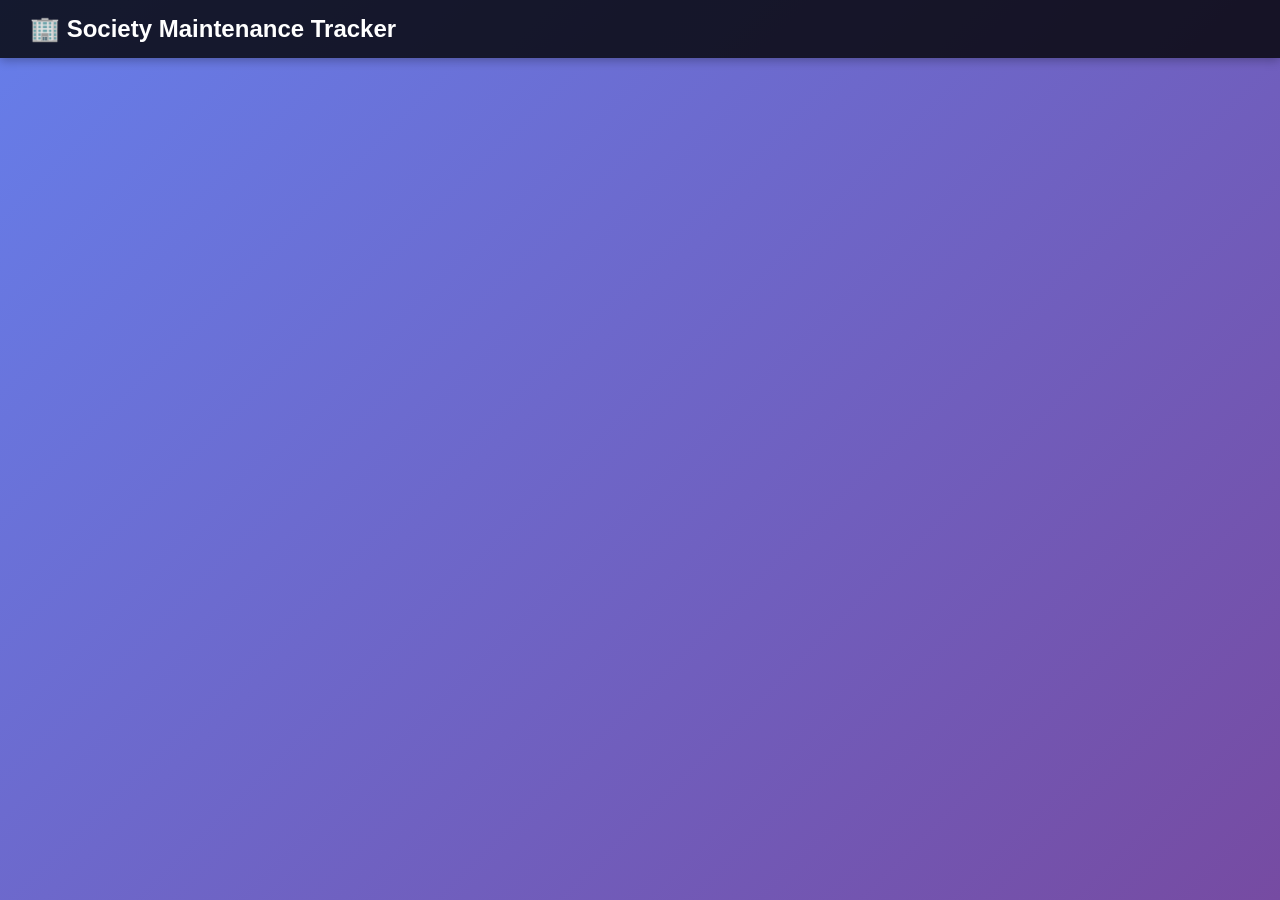
<file: frontend/index.html>
<!DOCTYPE html>
<html lang="en">

<head>
    <meta charset="UTF-8" />
    <meta name="viewport" content="width=device-width, initial-scale=1.0" />
    <title>Society Maintenance Tracker</title>
    <link rel="stylesheet" href="style.css" />
</head>

<body>
    <header>
        <h1>🏢 Society Maintenance Tracker</h1>
        <div class="header-right">
            <div class="user-info" id="user-info" style="display: none">
                <span id="user-name"></span> (<span id="user-role"></span>)
            </div>
            <button onclick="handleLogout()" id="logout-btn" style="display: none">
                Logout
            </button>
        </div>
    </header>

    <div class="container">
        <div id="login" data-page="login">
            <form class="auth-form" onsubmit="handleLogin(event)">
                <h2>Login</h2>
                <div class="form-group">
                    <label for="login-email">Email</label>
                    <input type="email" id="login-email" required placeholder="your@email.com" />
                </div>
                <div class="form-group">
                    <label for="login-password">Password</label>
                    <input type="password" id="login-password" required placeholder="Password123" />
                </div>
                <div class="auth-buttons">
                    <button type="submit">Login</button>
                    <button type="button" onclick="showPage('register')" style="background: #95a5a6">
                        Register
                    </button>
                </div>
            </form>
        </div>

        <div id="register" data-page="register">
            <form class="auth-form" onsubmit="handleRegister(event)">
                <h2>Register as Resident</h2>
                <div class="form-group">
                    <label for="reg-name">Full Name</label>
                    <input type="text" id="reg-name" required placeholder="John Doe" />
                </div>
                <div class="form-group">
                    <label for="reg-email">Email</label>
                    <input type="email" id="reg-email" required placeholder="your@email.com" />
                </div>
                <div class="form-group">
                    <label for="reg-password">Password</label>
                    <input type="password" id="reg-password" required
                        placeholder="Password123 (min 8 chars, 1 uppercase, 1 digit)" />
                </div>
                <div class="form-group">
                    <label for="reg-flat">Flat Number</label>
                    <input type="text" id="reg-flat" placeholder="A-101" />
                </div>
                <div class="form-group">
                    <label for="reg-phone">Phone</label>
                    <input type="tel" id="reg-phone" placeholder="9876543210" />
                </div>
                <div class="auth-buttons">
                    <button type="submit">Register</button>
                    <button type="button" onclick="showPage('login')" style="background: #95a5a6">
                        Back to Login
                    </button>
                </div>
            </form>
        </div>

        <div id="resident-home" data-page="resident-home" class="resident-page">
            <div class="nav-tabs">
                <button class="nav-tab active" onclick="showTab('resident', 'complaints')">
                    My Complaints
                </button>
                <button class="nav-tab" onclick="showTab('resident', 'new-complaint')">
                    New Complaint
                </button>
                <button class="nav-tab" onclick="showTab('resident', 'notices')">
                    Notice Board
                </button>
            </div>

            <div id="resident-complaints-tab" class="tab-content">
                <div id="resident-complaints"></div>
            </div>

            <div id="resident-new-complaint-tab" class="tab-content" style="display: none">
                <form id="complaint-form" onsubmit="handleCreateComplaint(event)">
                    <h3>Create a New Complaint</h3>
                    <div class="form-group">
                        <label for="complaint-category">Category</label>
                        <select id="complaint-category" required>
                            <option value="">Select a category</option>
                            <option value="plumbing">Plumbing</option>
                            <option value="electrical">Electrical</option>
                            <option value="structural">Structural</option>
                            <option value="cleanliness">Cleanliness</option>
                            <option value="noise">Noise</option>
                            <option value="parking">Parking</option>
                            <option value="common_area">Common Area</option>
                            <option value="other">Other</option>
                        </select>
                    </div>
                    <div class="form-group">
                        <label for="complaint-description">Description</label>
                        <textarea id="complaint-description" required
                            placeholder="Describe the issue in detail..."></textarea>
                    </div>
                    <div class="form-group">
                        <label for="complaint-photo">Photo (Optional)</label>
                        <input type="file" id="complaint-photo" accept="image/*" />
                    </div>
                    <button type="submit">Submit Complaint</button>
                </form>
            </div>

            <div id="resident-notices-tab" class="tab-content" style="display: none">
                <h3>Notice Board</h3>
                <div id="notice-board"></div>
            </div>
        </div>

        <div id="admin-dashboard" data-page="admin-dashboard" class="admin-page">
            <div class="nav-tabs">
                <button class="nav-tab active" onclick="showTab('admin', 'dashboard')">
                    Dashboard
                </button>
                <button class="nav-tab" onclick="showTab('admin', 'complaints')">
                    All Complaints
                </button>
                <button class="nav-tab" onclick="showTab('admin', 'notices')">
                    Manage Notices
                </button>
            </div>

            <div id="admin-dashboard-tab" class="tab-content">
                <div id="admin-dashboard-stats"></div>
                <h3>Complaints by Category</h3>
                <div id="category-breakdown"></div>
            </div>

            <div id="admin-complaints-tab" class="tab-content" style="display: none">
                <div class="filter-section">
                    <select id="filter-category">
                        <option value="">All Categories</option>
                        <option value="plumbing">Plumbing</option>
                        <option value="electrical">Electrical</option>
                        <option value="structural">Structural</option>
                        <option value="cleanliness">Cleanliness</option>
                        <option value="noise">Noise</option>
                        <option value="parking">Parking</option>
                        <option value="common_area">Common Area</option>
                    </select>
                    <select id="filter-status">
                        <option value="">All Status</option>
                        <option value="open">Open</option>
                        <option value="in_progress">In Progress</option>
                        <option value="resolved">Resolved</option>
                    </select>
                    <select id="filter-priority">
                        <option value="">All Priorities</option>
                        <option value="low">Low</option>
                        <option value="medium">Medium</option>
                        <option value="high">High</option>
                    </select>
                    <button onclick="loadAllComplaints()">Filter</button>
                </div>

                <table>
                    <thead>
                        <tr>
                            <th>Complaint ID</th>
                            <th>Category</th>
                            <th>Resident</th>
                            <th>Status</th>
                            <th>Priority</th>
                            <th>Alert</th>
                        </tr>
                    </thead>
                    <tbody id="admin-complaints-list"></tbody>
                </table>

                <div id="complaint-details"></div>

                <div class="update-form">
                    <h3>Update Complaint</h3>
                    <input type="hidden" id="selected-complaint-id" />
                    <form onsubmit="handleUpdateComplaint(event)">
                        <div class="form-row">
                            <div class="form-group">
                                <label for="complaint-update-status">Status</label>
                                <select id="complaint-update-status" required>
                                    <option value="open">Open</option>
                                    <option value="in_progress">In Progress</option>
                                    <option value="resolved">Resolved</option>
                                </select>
                            </div>
                            <div class="form-group">
                                <label for="complaint-update-priority">Priority</label>
                                <select id="complaint-update-priority" required>
                                    <option value="low">Low</option>
                                    <option value="medium">Medium</option>
                                    <option value="high">High</option>
                                </select>
                            </div>
                        </div>
                        <div class="form-group">
                            <label for="complaint-update-note">Note (Optional)</label>
                            <textarea id="complaint-update-note"
                                placeholder="Add a note about this update..."></textarea>
                        </div>
                        <button type="submit">Update Complaint</button>
                    </form>
                </div>
            </div>

            <div id="admin-notices-tab" class="tab-content" style="display: none">
                <form id="notice-form" onsubmit="handleCreateNotice(event)">
                    <h3>Create New Notice</h3>
                    <div class="form-group">
                        <label for="notice-title">Title</label>
                        <input type="text" id="notice-title" required placeholder="Notice title..." />
                    </div>
                    <div class="form-group">
                        <label for="notice-content">Content</label>
                        <textarea id="notice-content" required placeholder="Notice content..."></textarea>
                    </div>
                    <div class="checkbox-group">
                        <input type="checkbox" id="notice-important" />
                        <label for="notice-important" style="margin: 0">
                            Mark as Important
                        </label>
                    </div>
                    <button type="submit">Post Notice</button>
                </form>

                <h3>All Notices</h3>
                <table>
                    <thead>
                        <tr>
                            <th>Title</th>
                            <th>Important</th>
                            <th>Date</th>
                            <th>Action</th>
                        </tr>
                    </thead>
                    <tbody id="admin-notices-list"></tbody>
                </table>
            </div>
        </div>
    </div>

    <div id="complaint-details-modal" class="modal">
        <div class="modal-content">
            <div class="modal-header">
                <h2>Complaint Details</h2>
                <span class="close" onclick="closeModal('complaint-details-modal')">&times;</span>
            </div>
            <div id="complaint-details-content"></div>
        </div>
    </div>

    <script>
        function showTab(role, tab) {
            const prefix = role === "admin" ? "admin" : "resident";
            document.querySelectorAll(`#${prefix}-home [class*="-tab"]`).forEach((t) => {
                t.style.display = "none";
            });
            document
                .querySelectorAll(`.nav-tab`)
                .forEach((btn) => btn.classList.remove("active"));
            document.getElementById(`${prefix}-${tab}-tab`).style.display = "block";
            event.target.classList.add("active");
        }

        document.addEventListener("DOMContentLoaded", function () {
            if (authToken && currentUser) {
                document.getElementById("user-info").style.display = "block";
                document.getElementById("user-name").textContent = currentUser.name;
                document.getElementById("user-role").textContent = currentUser.role;
                document.getElementById("logout-btn").style.display = "block";
                showPage(currentUser.role === "admin" ? "admin-dashboard" : "resident-home");
            } else {
                showPage("login");
            }
        });
    </script>
    <script src="app.js"></script>
</body>

</html>
</file>
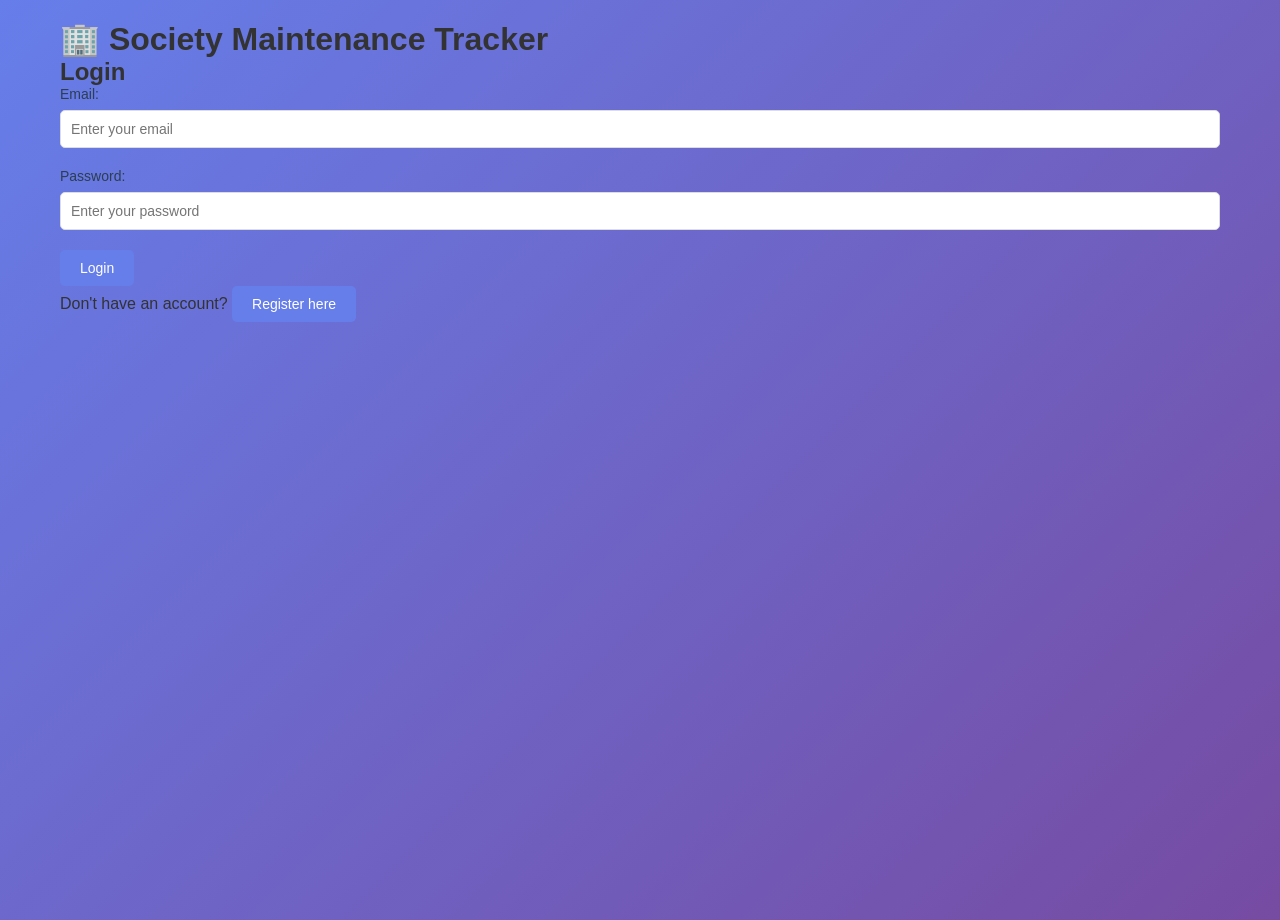
<file: frontend/complaint.html>
<!DOCTYPE html>
<html lang="en">

<head>
    <meta charset="UTF-8">
    <meta name="viewport" content="width=device-width, initial-scale=1.0">
    <title>SMT - Login</title>
    <link rel="stylesheet" href="style.css">
</head>

<body>
    <div class="container" data-page="login">
        <div class="auth-card">
            <h1>🏢 Society Maintenance Tracker</h1>
            <h2>Login</h2>

            <form id="loginForm">
                <div class="form-group">
                    <label for="loginEmail">Email:</label>
                    <input type="email" id="loginEmail" placeholder="Enter your email" required>
                </div>

                <div class="form-group">
                    <label for="loginPassword">Password:</label>
                    <input type="password" id="loginPassword" placeholder="Enter your password" required>
                </div>

                <button type="button" id="loginBtn" class="btn btn-primary full-width">Login</button>
            </form>

            <p class="text-center">Don't have an account?
                <button id="goToRegisterBtn" class="link-btn">Register here</button>
            </p>
        </div>
    </div>

    <script src="app.js"></script>
</body>

</html>
</file>
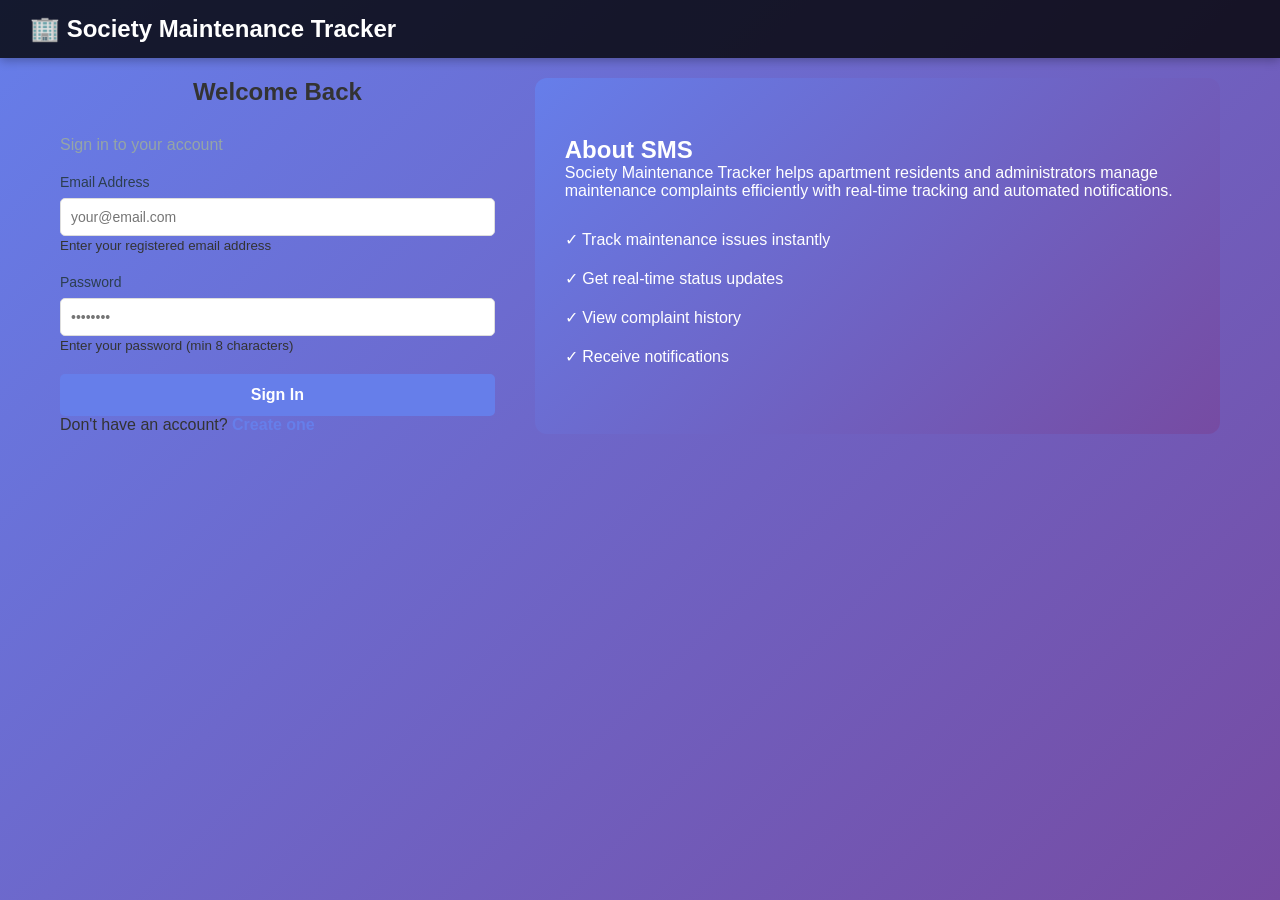
<file: frontend/login.html>
<!DOCTYPE html>
<html lang="en">

<head>
    <meta charset="UTF-8" />
    <meta name="viewport" content="width=device-width, initial-scale=1.0" />
    <title>Login - Society Maintenance Tracker</title>
    <link rel="stylesheet" href="style.css" />
</head>

<body>
    <header>
        <h1>🏢 Society Maintenance Tracker</h1>
    </header>

    <div class="container">
        <div class="login-wrapper">
            <form class="auth-form" onsubmit="handleLogin(event)">
                <h2>Welcome Back</h2>
                <p class="auth-subtitle">Sign in to your account</p>

                <div class="form-group">
                    <label for="login-email">Email Address</label>
                    <input type="email" id="login-email" required placeholder="your@email.com" />
                    <small class="form-help">Enter your registered email address</small>
                </div>

                <div class="form-group">
                    <label for="login-password">Password</label>
                    <input type="password" id="login-password" required placeholder="••••••••" />
                    <small class="form-help">Enter your password (min 8 characters)</small>
                </div>

                <div id="login-error" class="error-message" style="display: none;"></div>

                <div class="auth-buttons">
                    <button type="submit" class="btn-primary">Sign In</button>
                </div>

                <div class="auth-footer">
                    <p>Don't have an account? <a href="register.html"
                            style="color: #667eea; text-decoration: none; font-weight: bold;">Create one</a></p>
                </div>
            </form>

            <div class="auth-info">
                <h3>About SMS</h3>
                <p>Society Maintenance Tracker helps apartment residents and administrators manage maintenance
                    complaints efficiently with real-time tracking and automated notifications.</p>
                <ul>
                    <li>✓ Track maintenance issues instantly</li>
                    <li>✓ Get real-time status updates</li>
                    <li>✓ View complaint history</li>
                    <li>✓ Receive notifications</li>
                </ul>
            </div>
        </div>
    </div>

    <script src="app.js"></script>
    <script>
        window.addEventListener('load', function () {
            const token = localStorage.getItem('authToken');
            if (token) {
                window.location.href = 'resident.html';
            }
        });
    </script>
</body>

</html>
</file>
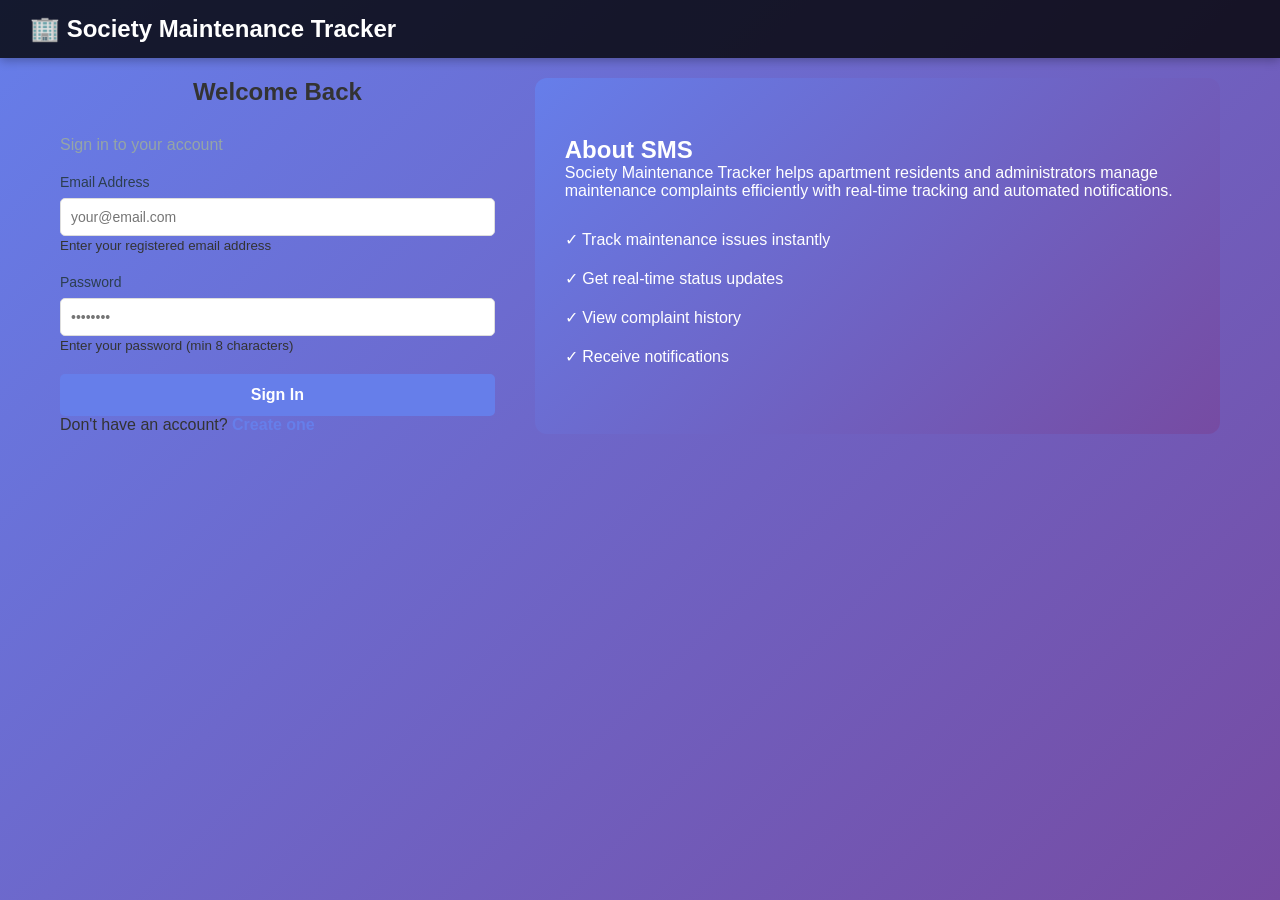
<file: frontend/notices.html>
<!DOCTYPE html>
<html lang="en">

<head>
    <meta charset="UTF-8" />
    <meta name="viewport" content="width=device-width, initial-scale=1.0" />
    <title>Notices - Society Maintenance Tracker</title>
    <link rel="stylesheet" href="style.css" />
</head>

<body>
    <header>
        <h1>🏢 Society Maintenance Tracker</h1>
        <div class="header-right">
            <div class="user-info" id="user-info">
                <span id="user-name"></span> (<span id="user-role"></span>)
            </div>
            <button onclick="handleLogout()" class="btn-logout">Logout</button>
        </div>
    </header>

    <div class="container">
        <div class="back-link">
            <a href="resident.html" onclick="window.history.back(); return false;">← Back to Dashboard</a>
        </div>

        <div class="notices-page">
            <div class="section-header">
                <h2>📢 Notice Board</h2>
                <p class="section-subtitle">Stay updated with society announcements</p>
            </div>

            <div id="notices-filter" class="filter-bar">
                <button class="filter-btn active" onclick="filterNotices('all')">All Notices</button>
                <button class="filter-btn" onclick="filterNotices('important')">⭐ Important</button>
            </div>

            <div id="notices-container" class="notices-full-grid">
                <p class="loading">Loading notices...</p>
            </div>
        </div>

        <div id="admin-notices-section" style="display:none" class="admin-section">
            <hr style="margin: 40px 0;">
            <h2>📝 Manage Notices (Admin Only)</h2>

            <form class="notice-form-full" onsubmit="handleCreateNoticeDetail(event)">
                <div class="form-group">
                    <label for="notice-title-detail">Notice Title *</label>
                    <input type="text" id="notice-title-detail" required
                        placeholder="e.g., Water Supply Maintenance..." />
                </div>

                <div class="form-group">
                    <label for="notice-content-detail">Notice Content *</label>
                    <textarea id="notice-content-detail" required placeholder="Enter detailed notice information..."
                        rows="6"></textarea>
                </div>

                <div class="form-group">
                    <label class="checkbox-label">
                        <input type="checkbox" id="notice-important-detail" />
                        <span>Mark as Important</span>
                        <small>Checking this will send email notifications to all residents</small>
                    </label>
                </div>

                <div id="notice-error" class="error-message" style="display:none;"></div>
                <div id="notice-success" class="success-message" style="display:none;"></div>

                <button type="submit" class="btn-primary">Post Notice</button>
            </form>

            <div class="admin-notices-management">
                <h3>All Posted Notices</h3>
                <div id="admin-notices-container" class="admin-notices-list">
                    <p class="loading">Loading notices...</p>
                </div>
            </div>
        </div>
    </div>

    <div id="notice-detail-modal" class="modal" style="display:none">
        <div class="modal-content modal-large">
            <div class="modal-header">
                <h2 id="modal-notice-title">Notice Details</h2>
                <button type="button" class="close-modal" onclick="closeNoticeModal()">&times;</button>
            </div>
            <div class="modal-body">
                <div id="modal-notice-content"></div>
                <div id="modal-notice-meta" class="notice-meta"></div>
            </div>
        </div>
    </div>

    <div id="edit-notice-modal" class="modal" style="display:none">
        <div class="modal-content">
            <div class="modal-header">
                <h2>Edit Notice</h2>
                <button type="button" class="close-modal" onclick="closeEditNoticeModal()">&times;</button>
            </div>
            <div class="modal-body">
                <form onsubmit="submitEditNotice(event)">
                    <div class="form-group">
                        <label for="edit-notice-title">Title *</label>
                        <input type="text" id="edit-notice-title" required />
                    </div>

                    <div class="form-group">
                        <label for="edit-notice-content">Content *</label>
                        <textarea id="edit-notice-content" required rows="5"></textarea>
                    </div>

                    <div class="form-group">
                        <label class="checkbox-label">
                            <input type="checkbox" id="edit-notice-important" />
                            <span>Mark as Important</span>
                        </label>
                    </div>

                    <div class="form-buttons">
                        <button type="submit" class="btn-primary">Save Changes</button>
                        <button type="button" onclick="closeEditNoticeModal()" class="btn-secondary">Cancel</button>
                    </div>
                </form>
            </div>
        </div>
    </div>

    <script src="app.js"></script>
    <script>
        let currentNoticeId = null;
        let allNotices = [];
        let currentFilter = 'all';

        window.addEventListener('load', function () {
            const token = localStorage.getItem('authToken');
            const currentUser = localStorage.getItem('currentUser');

            if (!token || !currentUser) {
                window.location.href = 'login.html';
                return;
            }

            const user = JSON.parse(currentUser);
            document.getElementById('user-name').textContent = user.email || 'User';
            document.getElementById('user-role').textContent = user.role || 'resident';

            if (user.role === 'admin') {
                document.getElementById('admin-notices-section').style.display = 'block';
                loadAdminNotices();
            }

            loadPublicNotices();
        });

        async function loadPublicNotices() {
            try {
                const response = await apiCall('/api/notices/', 'GET');
                allNotices = response;
                displayNotices(allNotices);
            } catch (error) {
                console.error('Error loading notices:', error);
                document.getElementById('notices-container').innerHTML = '<p class="error">Error loading notices</p>';
            }
        }

        async function loadAdminNotices() {
            try {
                const response = await apiCall('/api/notices/', 'GET');
                displayAdminNotices(response);
            } catch (error) {
                console.error('Error loading admin notices:', error);
                document.getElementById('admin-notices-container').innerHTML = '<p class="error">Error loading notices</p>';
            }
        }

        function displayNotices(notices) {
            if (notices.length === 0) {
                document.getElementById('notices-container').innerHTML = '<p class="no-data">No notices available</p>';
                return;
            }

            const html = notices.map(notice => `
                <div class="notice-card ${notice.is_important ? 'important' : ''}">
                    ${notice.is_important ? '<div class="important-badge">⭐ IMPORTANT</div>' : ''}
                    <div class="notice-header">
                        <h3>${notice.title}</h3>
                        <div class="notice-date">${new Date(notice.created_at).toLocaleDateString()}</div>
                    </div>
                    <div class="notice-body">
                        <p>${notice.content.substring(0, 200)}${notice.content.length > 200 ? '...' : ''}</p>
                    </div>
                    <div class="notice-footer">
                        <button class="btn-secondary" onclick="viewNotice(${notice.id}, '${notice.title.replace(/'/g, "\\'")}', '${notice.content.replace(/'/g, "\\'")}')" style="width: 100%;">
                            Read More
                        </button>
                    </div>
                </div>
            `).join('');

            document.getElementById('notices-container').innerHTML = html;
        }

        function displayAdminNotices(notices) {
            if (notices.length === 0) {
                document.getElementById('admin-notices-container').innerHTML = '<p class="no-data">No notices posted yet</p>';
                return;
            }

            const html = notices.map(notice => `
                <div class="admin-notice-item">
                    <div class="admin-notice-info">
                        <h4>${notice.title}${notice.is_important ? ' <span class="badge">IMPORTANT</span>' : ''}</h4>
                        <p>${notice.content.substring(0, 100)}...</p>
                        <small>${new Date(notice.created_at).toLocaleDateString()}</small>
                    </div>
                    <div class="admin-notice-actions">
                        <button class="btn-secondary" onclick="editNotice(${notice.id}, '${notice.title.replace(/'/g, "\\'")}', '${notice.content.replace(/'/g, "\\'")}', ${notice.is_important})">Edit</button>
                        <button class="btn-danger" onclick="deleteNotice(${notice.id})">Delete</button>
                    </div>
                </div>
            `).join('');

            document.getElementById('admin-notices-container').innerHTML = html;
        }

        function filterNotices(filter) {
            currentFilter = filter;

            document.querySelectorAll('.filter-btn').forEach(btn => {
                btn.classList.remove('active');
            });
            event.target.classList.add('active');

            if (filter === 'important') {
                displayNotices(allNotices.filter(n => n.is_important));
            } else {
                displayNotices(allNotices);
            }
        }

        function viewNotice(id, title, content) {
            document.getElementById('modal-notice-title').textContent = title;
            document.getElementById('modal-notice-content').textContent = content;
            document.getElementById('notice-detail-modal').style.display = 'flex';
        }

        function closeNoticeModal() {
            document.getElementById('notice-detail-modal').style.display = 'none';
        }

        async function handleCreateNoticeDetail(event) {
            event.preventDefault();

            const title = document.getElementById('notice-title-detail').value;
            const content = document.getElementById('notice-content-detail').value;
            const isImportant = document.getElementById('notice-important-detail').checked;

            try {
                await apiCall('/api/notices/', 'POST', {
                    title,
                    content,
                    is_important: isImportant
                });

                document.getElementById('notice-success').textContent = 'Notice posted successfully!';
                document.getElementById('notice-success').style.display = 'block';

                setTimeout(() => {
                    document.getElementById('notice-success').style.display = 'none';
                }, 3000);

                event.target.reset();
                loadPublicNotices();
                loadAdminNotices();
            } catch (error) {
                document.getElementById('notice-error').textContent = 'Error posting notice: ' + error.message;
                document.getElementById('notice-error').style.display = 'block';
            }
        }

        function editNotice(id, title, content, isImportant) {
            currentNoticeId = id;
            document.getElementById('edit-notice-title').value = title;
            document.getElementById('edit-notice-content').value = content;
            document.getElementById('edit-notice-important').checked = isImportant;
            document.getElementById('edit-notice-modal').style.display = 'flex';
        }

        function closeEditNoticeModal() {
            document.getElementById('edit-notice-modal').style.display = 'none';
        }

        async function submitEditNotice(event) {
            event.preventDefault();

            const title = document.getElementById('edit-notice-title').value;
            const content = document.getElementById('edit-notice-content').value;
            const isImportant = document.getElementById('edit-notice-important').checked;

            try {
                await apiCall(`/api/notices/${currentNoticeId}`, 'PUT', {
                    title,
                    content,
                    is_important: isImportant
                });

                alert('Notice updated successfully!');
                closeEditNoticeModal();
                loadPublicNotices();
                loadAdminNotices();
            } catch (error) {
                alert('Error updating notice: ' + error.message);
            }
        }

        async function deleteNotice(id) {
            if (confirm('Are you sure you want to delete this notice?')) {
                try {
                    await apiCall(`/api/notices/${id}`, 'DELETE');
                    alert('Notice deleted successfully!');
                    loadPublicNotices();
                    loadAdminNotices();
                } catch (error) {
                    alert('Error deleting notice: ' + error.message);
                }
            }
        }
    </script>
</body>

</html>
</file>
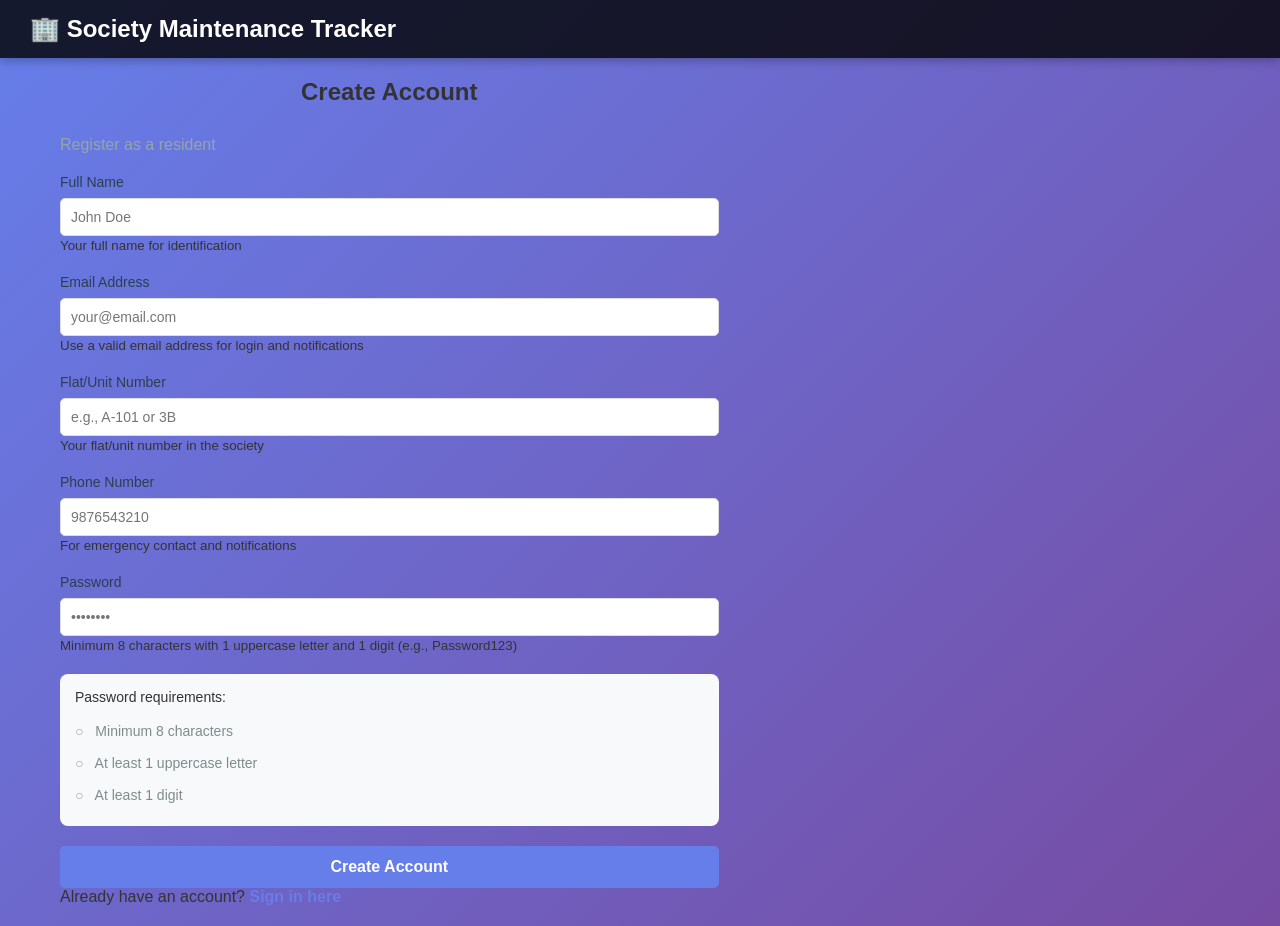
<file: frontend/register.html>
<!DOCTYPE html>
<html lang="en">

<head>
    <meta charset="UTF-8" />
    <meta name="viewport" content="width=device-width, initial-scale=1.0" />
    <title>Register - Society Maintenance Tracker</title>
    <link rel="stylesheet" href="style.css" />
</head>

<body>
    <header>
        <h1>🏢 Society Maintenance Tracker</h1>
    </header>

    <div class="container">
        <div class="register-wrapper">
            <form class="auth-form" onsubmit="handleRegister(event)">
                <h2>Create Account</h2>
                <p class="auth-subtitle">Register as a resident</p>

                <div class="form-group">
                    <label for="reg-name">Full Name</label>
                    <input type="text" id="reg-name" required placeholder="John Doe" />
                    <small class="form-help">Your full name for identification</small>
                </div>

                <div class="form-group">
                    <label for="reg-email">Email Address</label>
                    <input type="email" id="reg-email" required placeholder="your@email.com" />
                    <small class="form-help">Use a valid email address for login and notifications</small>
                </div>

                <div class="form-group">
                    <label for="reg-flat">Flat/Unit Number</label>
                    <input type="text" id="reg-flat" placeholder="e.g., A-101 or 3B" />
                    <small class="form-help">Your flat/unit number in the society</small>
                </div>

                <div class="form-group">
                    <label for="reg-phone">Phone Number</label>
                    <input type="tel" id="reg-phone" placeholder="9876543210" />
                    <small class="form-help">For emergency contact and notifications</small>
                </div>

                <div class="form-group">
                    <label for="reg-password">Password</label>
                    <input type="password" id="reg-password" required placeholder="••••••••" />
                    <small class="form-help">
                        Minimum 8 characters with 1 uppercase letter and 1 digit (e.g., Password123)
                    </small>
                </div>

                <div class="password-requirements">
                    <p>Password requirements:</p>
                    <ul>
                        <li id="req-length"><span class="req-icon">○</span> Minimum 8 characters</li>
                        <li id="req-upper"><span class="req-icon">○</span> At least 1 uppercase letter</li>
                        <li id="req-digit"><span class="req-icon">○</span> At least 1 digit</li>
                    </ul>
                </div>

                <div id="register-error" class="error-message" style="display: none;"></div>

                <div class="auth-buttons">
                    <button type="submit" class="btn-primary">Create Account</button>
                </div>

                <div class="auth-footer">
                    <p>Already have an account? <a href="login.html"
                            style="color: #667eea; text-decoration: none; font-weight: bold;">Sign in here</a></p>
                </div>
            </form>
        </div>
    </div>

    <script src="app.js"></script>
    <script>
        window.addEventListener('load', function () {
            const token = localStorage.getItem('authToken');
            if (token) {
                window.location.href = 'resident.html';
            }
        });

        const passwordInput = document.getElementById('reg-password');
        passwordInput.addEventListener('input', function () {
            const password = this.value;

            const lengthValid = password.length >= 8;
            updateRequirement('req-length', lengthValid);

            const upperValid = /[A-Z]/.test(password);
            updateRequirement('req-upper', upperValid);

            const digitValid = /[0-9]/.test(password);
            updateRequirement('req-digit', digitValid);
        });

        function updateRequirement(id, isValid) {
            const elem = document.getElementById(id);
            if (isValid) {
                elem.classList.add('requirement-met');
                elem.querySelector('.req-icon').textContent = '✓';
            } else {
                elem.classList.remove('requirement-met');
                elem.querySelector('.req-icon').textContent = '○';
            }
        }
    </script>
</body>

</html>
</file>
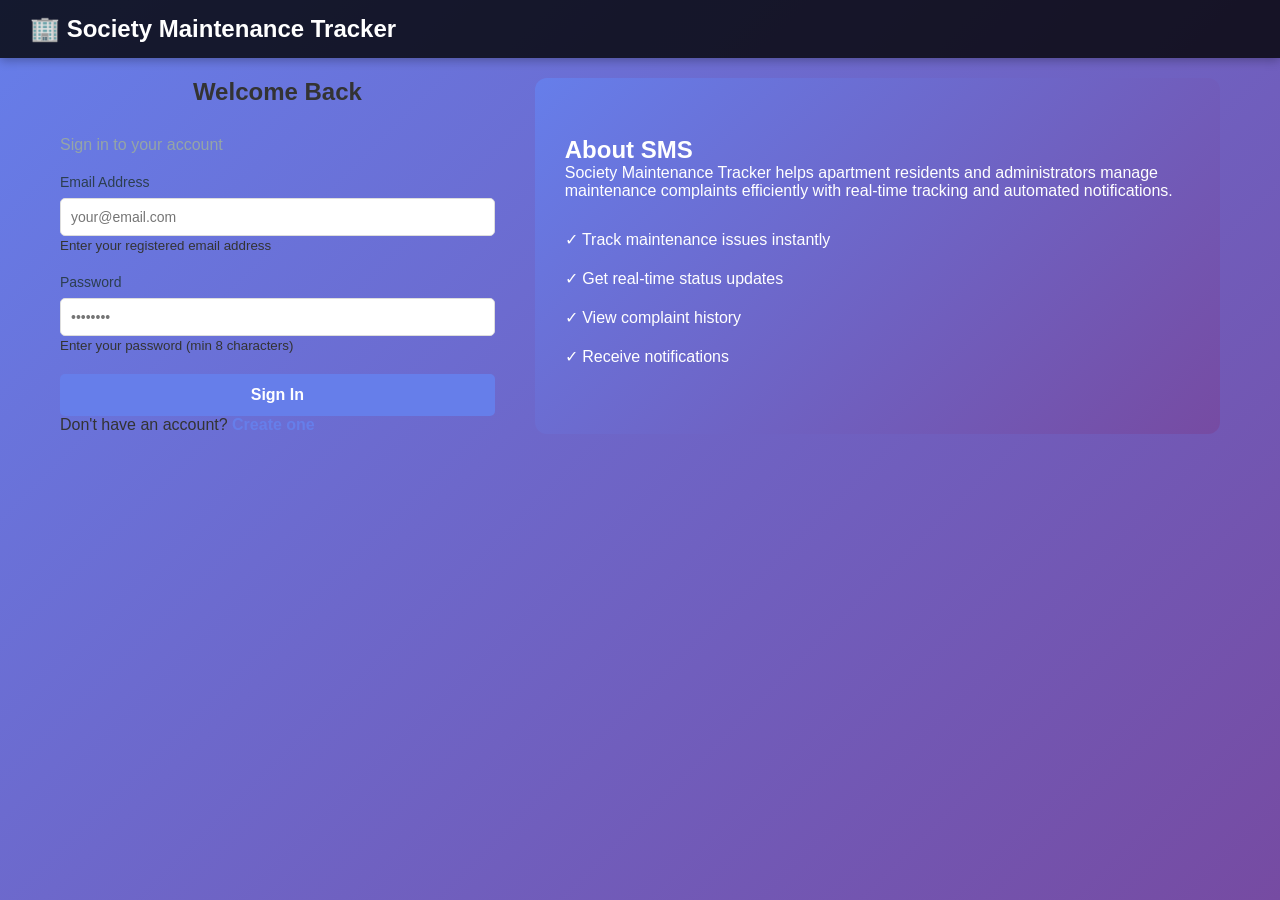
<file: frontend/resident.html>
<!-- filepath: /home/sumeet725/Desktop/Hershey/Random projects/SMT/frontend/resident.html -->
<!DOCTYPE html>
<html lang="en">

<head>
    <meta charset="UTF-8">
    <meta name="viewport" content="width=device-width, initial-scale=1.0">
    <title>Dashboard - SMT</title>
    <link rel="stylesheet" href="style.css">
</head>

<body>
    <div class="container">
        <nav class="navbar">
            <div class="nav-brand">SMT - Maintenance Tracker</div>
            <div class="nav-menu">
                <span id="userDisplay">Welcome!</span>
                <button onclick="logout()" class="btn btn-secondary">Logout</button>
            </div>
        </nav>

        <div class="tabs">
            <button class="tab-button active" onclick="switchTab('complaints')">Complaints</button>
            <button class="tab-button" onclick="switchTab('notices')">Notices</button>
            <button class="tab-button" id="adminTabBtn" style="display:none;"
                onclick="switchTab('admin')">Admin</button>
        </div>

        <!-- Complaints Tab -->
        <div id="complaintsTab" class="tab-content active">
            <div class="section">
                <h2>Raise a New Complaint</h2>
                <form id="complaintForm">
                    <div class="form-group">
                        <label>Category</label>
                        <select id="complaintCategory" required>
                            <option value="">Select Category</option>
                            <option value="Plumbing">Plumbing</option>
                            <option value="Electrical">Electrical</option>
                            <option value="Maintenance">Maintenance</option>
                            <option value="Cleanliness">Cleanliness</option>
                            <option value="Security">Security</option>
                            <option value="Other">Other</option>
                        </select>
                    </div>
                    <div class="form-group">
                        <label>Description</label>
                        <textarea id="complaintDescription" placeholder="Describe the issue..." required></textarea>
                    </div>
                    <div class="form-group">
                        <label>Upload Photo (Optional)</label>
                        <input type="file" id="complaintPhoto" accept="image/*">
                    </div>
                    <button type="button" onclick="createComplaint()" class="btn btn-primary">Submit Complaint</button>
                </form>
            </div>

            <div class="section">
                <h2>Your Complaints</h2>
                <div id="complaintsContainer" class="complaints-grid">
                    <p>Loading...</p>
                </div>
            </div>
        </div>

        <!-- Notices Tab -->
        <div id="noticesTab" class="tab-content">
            <div id="adminNoticesForm" style="display:none;" class="section">
                <h2>Post a Notice</h2>
                <form id="noticeForm">
                    <div class="form-group">
                        <label>Title</label>
                        <input type="text" id="noticeTitle" required>
                    </div>
                    <div class="form-group">
                        <label>Content</label>
                        <textarea id="noticeContent" required></textarea>
                    </div>
                    <div class="form-group">
                        <label>
                            <input type="checkbox" id="noticePinned">
                            Pin to Top (Important)
                        </label>
                    </div>
                    <button type="button" onclick="createNotice()" class="btn btn-primary">Post Notice</button>
                </form>
            </div>

            <div class="section">
                <h2>Notice Board</h2>
                <div id="noticesContainer" class="notices-grid">
                    <p>Loading...</p>
                </div>
            </div>
        </div>

        <!-- Admin Tab -->
        <div id="adminTab" class="tab-content">
            <div class="section">
                <h2>Dashboard</h2>
                <div id="dashboardStats" class="stats-grid">
                    <p>Loading...</p>
                </div>
            </div>

            <div class="section">
                <h2>All Complaints</h2>
                <div id="adminComplaintsContainer" class="complaints-grid">
                    <p>Loading...</p>
                </div>
            </div>
        </div>
    </div>

    <script src="app.js"></script>
    <script>
        let currentUser = null;

        function switchTab(tabName) {
            // Hide all tabs
            document.querySelectorAll('.tab-content').forEach(tab => {
                tab.classList.remove('active');
            });
            document.querySelectorAll('.tab-button').forEach(btn => {
                btn.classList.remove('active');
            });

            // Show selected tab
            document.getElementById(tabName + 'Tab').classList.add('active');
            event.target.classList.add('active');

            // Load tab data
            if (tabName === 'complaints') {
                loadComplaints();
            } else if (tabName === 'notices') {
                loadNotices();
            } else if (tabName === 'admin') {
                loadDashboard();
            }
        }

        // Initialize on load
        window.addEventListener('DOMContentLoaded', () => {
            const token = localStorage.getItem('token');
            const userStr = localStorage.getItem('user');

            if (!token) {
                window.location.href = 'login.html';
                return;
            }

            currentUser = JSON.parse(userStr);
            document.getElementById('userDisplay').textContent = `Welcome, ${currentUser.name}!`;

            // Show admin tab if user is admin
            if (currentUser.role === 'admin') {
                document.getElementById('adminTabBtn').style.display = 'inline-block';
                document.getElementById('adminNoticesForm').style.display = 'block';
            }

            loadComplaints();
            loadNotices();
        });
    </script>
</body>

</html>
</file>
<file: frontend/style.css>
* {
    margin: 0;
    padding: 0;
    box-sizing: border-box;
}

body {
    font-family: "Segoe UI", Tahoma, Geneva, Verdana, sans-serif;
    background: linear-gradient(135deg, #667eea 0%, #764ba2 100%);
    min-height: 100vh;
    color: #333;
}

header {
    background: rgba(0, 0, 0, 0.8);
    color: white;
    padding: 15px 30px;
    display: flex;
    justify-content: space-between;
    align-items: center;
    box-shadow: 0 2px 10px rgba(0, 0, 0, 0.3);
}

header h1 {
    font-size: 24px;
    font-weight: 600;
}

.header-right {
    display: flex;
    gap: 20px;
    align-items: center;
}

.user-info {
    color: #aaa;
    font-size: 14px;
}

button {
    background: #667eea;
    color: white;
    border: none;
    padding: 10px 20px;
    border-radius: 5px;
    cursor: pointer;
    font-size: 14px;
    transition: background 0.3s;
}

button:hover {
    background: #764ba2;
}

button.danger {
    background: #e74c3c;
}

button.danger:hover {
    background: #c0392b;
}

.container {
    max-width: 1200px;
    margin: 20px auto;
    padding: 0 20px;
}

/* Authentication Pages */
#login,
#register {
    display: none;
    background: white;
    border-radius: 10px;
    box-shadow: 0 5px 20px rgba(0, 0, 0, 0.2);
    padding: 40px;
    max-width: 400px;
    margin: 80px auto;
}

.auth-form h2 {
    margin-bottom: 30px;
    text-align: center;
    color: #333;
}

.form-group {
    margin-bottom: 15px;
}

label {
    display: block;
    margin-bottom: 5px;
    font-weight: 500;
    color: #555;
}

input[type="text"],
input[type="email"],
input[type="password"],
input[type="tel"],
textarea,
select {
    width: 100%;
    padding: 10px;
    border: 1px solid #ddd;
    border-radius: 5px;
    font-size: 14px;
    font-family: inherit;
}

input[type="text"]:focus,
input[type="email"]:focus,
input[type="password"]:focus,
input[type="tel"]:focus,
textarea:focus,
select:focus {
    outline: none;
    border-color: #667eea;
    box-shadow: 0 0 5px rgba(102, 126, 234, 0.3);
}

textarea {
    resize: vertical;
    min-height: 100px;
}

.auth-buttons {
    display: flex;
    gap: 10px;
    margin-top: 20px;
}

.auth-buttons button {
    flex: 1;
    padding: 12px;
    font-size: 16px;
    font-weight: 600;
}

.toggle-auth {
    text-align: center;
    margin-top: 15px;
    font-size: 14px;
}

.toggle-auth a {
    color: #667eea;
    cursor: pointer;
    text-decoration: underline;
}

/* Resident Pages */
.resident-page {
    display: none;
}

.nav-tabs {
    display: flex;
    gap: 10px;
    margin-bottom: 30px;
    border-bottom: 2px solid rgba(255, 255, 255, 0.3);
    padding-bottom: 10px;
}

.nav-tab {
    background: rgba(255, 255, 255, 0.2);
    color: white;
    padding: 10px 20px;
    border-radius: 5px 5px 0 0;
    cursor: pointer;
    transition: background 0.3s;
    border: none;
}

.nav-tab.active {
    background: rgba(255, 255, 255, 0.3);
}

.nav-tab:hover {
    background: rgba(255, 255, 255, 0.25);
}

#complaint-form {
    background: white;
    padding: 30px;
    border-radius: 10px;
    margin-bottom: 30px;
    box-shadow: 0 5px 15px rgba(0, 0, 0, 0.1);
}

#complaint-form h3 {
    margin-bottom: 20px;
    color: #333;
}

#complaint-form button {
    width: 100%;
    padding: 12px;
    font-size: 16px;
    font-weight: 600;
    margin-top: 10px;
}

.complaint-card {
    background: white;
    padding: 20px;
    border-radius: 8px;
    margin-bottom: 15px;
    box-shadow: 0 2px 10px rgba(0, 0, 0, 0.1);
    cursor: pointer;
    transition: transform 0.2s, box-shadow 0.2s;
}

.complaint-card:hover {
    transform: translateY(-3px);
    box-shadow: 0 5px 20px rgba(0, 0, 0, 0.15);
}

.complaint-card h3 {
    margin-bottom: 10px;
    color: #333;
}

.complaint-card p {
    color: #666;
    margin-bottom: 10px;
    line-height: 1.5;
}

.complaint-meta {
    display: flex;
    gap: 10px;
    margin: 10px 0;
}

.status,
.priority {
    padding: 5px 10px;
    border-radius: 20px;
    font-size: 12px;
    font-weight: 600;
    text-transform: uppercase;
}

.status.open {
    background: #3498db;
    color: white;
}

.status.in_progress {
    background: #f39c12;
    color: white;
}

.status.resolved {
    background: #27ae60;
    color: white;
}

.priority.low {
    background: #95a5a6;
    color: white;
}

.priority.medium {
    background: #f39c12;
    color: white;
}

.priority.high {
    background: #e74c3c;
    color: white;
}

.notice-card {
    background: white;
    padding: 20px;
    border-radius: 8px;
    margin-bottom: 15px;
    box-shadow: 0 2px 10px rgba(0, 0, 0, 0.1);
    border-left: 4px solid #667eea;
}

.notice-card.important {
    border-left-color: #e74c3c;
    background: #fff5f5;
}

.notice-card.important h3 {
    color: #e74c3c;
}

.notice-card h3 {
    margin-bottom: 10px;
    color: #333;
}

.notice-card p {
    color: #666;
    margin-bottom: 10px;
    line-height: 1.6;
}

/* Admin Pages */
.admin-page {
    display: none;
}

#admin-dashboard-stats {
    display: grid;
    grid-template-columns: repeat(auto-fit, minmax(200px, 1fr));
    gap: 20px;
    margin-bottom: 30px;
}

.stat-card {
    background: white;
    padding: 30px;
    border-radius: 10px;
    box-shadow: 0 5px 15px rgba(0, 0, 0, 0.1);
    text-align: center;
}

.stat-card h3 {
    font-size: 36px;
    color: #667eea;
    margin-bottom: 10px;
}

.stat-card p {
    color: #666;
    font-size: 14px;
}

.stat-card.overdue h3 {
    color: #e74c3c;
}

#category-breakdown {
    background: white;
    padding: 20px;
    border-radius: 10px;
    box-shadow: 0 5px 15px rgba(0, 0, 0, 0.1);
}

.category-item {
    display: flex;
    justify-content: space-between;
    padding: 10px 0;
    border-bottom: 1px solid #eee;
}

.category-item:last-child {
    border-bottom: none;
}

.filter-section {
    background: white;
    padding: 20px;
    border-radius: 10px;
    margin-bottom: 20px;
    box-shadow: 0 5px 15px rgba(0, 0, 0, 0.1);
    display: flex;
    gap: 15px;
    flex-wrap: wrap;
    align-items: flex-end;
}

.filter-section select {
    flex: 1;
    min-width: 150px;
}

.filter-section button {
    padding: 10px 20px;
}

table {
    width: 100%;
    border-collapse: collapse;
    background: white;
    border-radius: 10px;
    overflow: hidden;
    box-shadow: 0 5px 15px rgba(0, 0, 0, 0.1);
}

th {
    background: #667eea;
    color: white;
    padding: 15px;
    text-align: left;
    font-weight: 600;
}

td {
    padding: 12px 15px;
    border-bottom: 1px solid #eee;
}

tr:hover {
    background: #f5f5f5;
    cursor: pointer;
}

.overdue {
    color: #e74c3c;
    font-weight: 600;
}

#complaint-details {
    display: none;
    background: white;
    padding: 20px;
    border-radius: 10px;
    margin-top: 20px;
    box-shadow: 0 5px 15px rgba(0, 0, 0, 0.1);
}

.update-form {
    background: white;
    padding: 20px;
    border-radius: 10px;
    margin-top: 20px;
    box-shadow: 0 5px 15px rgba(0, 0, 0, 0.1);
}

.update-form h3 {
    margin-bottom: 15px;
}

.form-row {
    display: grid;
    grid-template-columns: 1fr 1fr;
    gap: 15px;
}

.update-form button {
    width: 100%;
    padding: 12px;
    margin-top: 15px;
}

/* Notice Management */
#notice-form {
    background: white;
    padding: 30px;
    border-radius: 10px;
    margin-bottom: 30px;
    box-shadow: 0 5px 15px rgba(0, 0, 0, 0.1);
}

#notice-form h3 {
    margin-bottom: 20px;
}

#notice-form button {
    width: 100%;
    padding: 12px;
    font-size: 16px;
    font-weight: 600;
    margin-top: 10px;
}

.checkbox-group {
    display: flex;
    align-items: center;
    gap: 10px;
    margin-bottom: 15px;
}

input[type="checkbox"] {
    width: 20px;
    height: 20px;
    cursor: pointer;
}

/* Modal */
.modal {
    display: none;
    position: fixed;
    z-index: 1000;
    left: 0;
    top: 0;
    width: 100%;
    height: 100%;
    background-color: rgba(0, 0, 0, 0.5);
}

.modal-content {
    background-color: white;
    margin: 5% auto;
    padding: 30px;
    border-radius: 10px;
    width: 90%;
    max-width: 700px;
    max-height: 80vh;
    overflow-y: auto;
}

.modal-header {
    display: flex;
    justify-content: space-between;
    align-items: center;
    margin-bottom: 20px;
}

.modal-header h2 {
    color: #333;
}

.close {
    font-size: 28px;
    font-weight: bold;
    color: #aaa;
    cursor: pointer;
}

.close:hover {
    color: #000;
}

.details {
    line-height: 1.8;
}

.details p {
    margin-bottom: 15px;
}

.details img {
    margin: 15px 0;
    border-radius: 8px;
}

.history {
    background: #f9f9f9;
    padding: 15px;
    border-radius: 8px;
    margin-top: 15px;
}

.history-item {
    padding: 10px;
    border-bottom: 1px solid #eee;
    margin-bottom: 10px;
}

.history-item:last-child {
    border-bottom: none;
    margin-bottom: 0;
}

.history-item small {
    color: #999;
}

/* Responsive */
@media (max-width: 768px) {
    header {
        flex-direction: column;
        gap: 15px;
    }

    .container {
        padding: 0 10px;
    }

    #login,
    #register {
        padding: 20px;
        max-width: 100%;
    }

    .form-row {
        grid-template-columns: 1fr;
    }

    #admin-dashboard-stats {
        grid-template-columns: repeat(2, 1fr);
    }

    table {
        font-size: 12px;
    }

    th,
    td {
        padding: 8px;
    }

    .filter-section {
        flex-direction: column;
    }

    .filter-section select,
    .filter-section button {
        width: 100%;
    }
}

@media (max-width: 480px) {
    header h1 {
        font-size: 18px;
    }

    #admin-dashboard-stats {
        grid-template-columns: 1fr;
    }

    .modal-content {
        width: 95%;
        margin: 20% auto;
    }
}

/* ==================== Additional Styles for Multi-Page Layout ==================== */

/* Login/Register Pages */
.login-wrapper,
.register-wrapper {
    display: flex;
    gap: 40px;
    margin: 0 auto;
    max-width: 1200px;
}

.auth-info {
    flex: 1;
    padding: 30px;
    background: linear-gradient(135deg, #667eea 0%, #764ba2 100%);
    border-radius: 12px;
    color: white;
    display: flex;
    flex-direction: column;
    justify-content: center;
}

.auth-info h3 {
    margin-top: 0;
    font-size: 24px;
}

.auth-info ul {
    list-style: none;
    padding: 0;
    margin: 20px 0 0 0;
}

.auth-info ul li {
    padding: 10px 0;
    display: flex;
    align-items: center;
    gap: 10px;
}

.auth-subtitle {
    color: #95a5a6;
    margin-bottom: 20px;
}

.password-requirements {
    background: #f8f9fa;
    padding: 15px;
    border-radius: 8px;
    margin: 15px 0;
    font-size: 14px;
}

.password-requirements ul {
    list-style: none;
    padding: 10px 0 0 0;
    margin: 0;
}

.password-requirements li {
    padding: 8px 0;
    color: #7f8c8d;
}

.req-icon {
    margin-right: 8px;
    font-weight: bold;
    color: #95a5a6;
}

.requirement-met {
    color: #27ae60 !important;
}

.requirement-met .req-icon {
    color: #27ae60 !important;
}

/* Complaint Detail Page */
.back-link {
    margin-bottom: 20px;
}

.back-link a {
    color: #667eea;
    text-decoration: none;
    font-weight: 500;
    display: inline-flex;
    align-items: center;
    gap: 5px;
}

.back-link a:hover {
    color: #764ba2;
}

.complaint-detail-page {
    display: grid;
    grid-template-columns: 2fr 1fr;
    gap: 30px;
    margin-top: 20px;
}

.complaint-main {
    flex: 1;
}

.complaint-sidebar {
    display: flex;
    flex-direction: column;
    gap: 20px;
}

.sidebar-section {
    background: white;
    padding: 20px;
    border-radius: 12px;
    box-shadow: 0 2px 8px rgba(0, 0, 0, 0.1);
}

.sidebar-section h3 {
    margin-top: 0;
    margin-bottom: 15px;
    color: #2c3e50;
    font-size: 16px;
}

.timeline {
    display: flex;
    flex-direction: column;
    gap: 15px;
}

.timeline-item {
    display: flex;
    gap: 15px;
    padding-bottom: 15px;
    position: relative;
}

.timeline-item:not(:last-child)::after {
    content: '';
    position: absolute;
    left: 6px;
    top: 30px;
    bottom: -15px;
    width: 2px;
    background: #ecf0f1;
}

.timeline-dot {
    width: 12px;
    height: 12px;
    border-radius: 50%;
    flex-shrink: 0;
    margin-top: 5px;
    box-shadow: 0 0 0 3px rgba(102, 126, 234, 0.1);
}

.timeline-item.latest .timeline-dot {
    width: 16px;
    height: 16px;
    margin-top: 2px;
}

.timeline-content {
    flex: 1;
}

.timeline-status {
    font-weight: 600;
    color: #2c3e50;
    text-transform: capitalize;
}

.timeline-date {
    font-size: 12px;
    color: #95a5a6;
    margin-top: 4px;
}

.timeline-note {
    font-size: 13px;
    color: #555;
    margin-top: 8px;
    padding: 8px;
    background: #f8f9fa;
    border-radius: 4px;
    border-left: 3px solid #667eea;
}

.meta-info {
    display: flex;
    flex-direction: column;
    gap: 10px;
}

.meta-box {
    font-size: 14px;
    line-height: 1.8;
}

.meta-box p {
    margin: 0;
    color: #555;
}

.meta-box strong {
    color: #2c3e50;
}

/* Complaint Card Detail */
.complaint-card-detail {
    background: white;
    border-radius: 12px;
    overflow: hidden;
    box-shadow: 0 2px 12px rgba(0, 0, 0, 0.08);
}

.card-header {
    display: flex;
    justify-content: space-between;
    align-items: flex-start;
    gap: 20px;
}

.header-title {
    display: flex;
    flex-direction: column;
    gap: 10px;
}

.header-title h1 {
    margin: 0;
    font-size: 28px;
    color: #2c3e50;
}

.header-status {
    display: flex;
    gap: 10px;
    flex-wrap: wrap;
}

.category-badge {
    display: inline-block;
    background: #f8f9fa;
    padding: 8px 14px;
    border-radius: 6px;
    font-size: 14px;
    font-weight: 500;
}

.complaint-photo {
    margin: 20px 0;
    max-height: 400px;
    border-radius: 8px;
    overflow: hidden;
}

.complaint-photo img {
    width: 100%;
    height: auto;
    display: block;
}

.complaint-meta-inline {
    display: grid;
    grid-template-columns: repeat(auto-fit, minmax(200px, 1fr));
    gap: 15px;
    margin-top: 20px;
    padding-top: 20px;
    border-top: 1px solid #ecf0f1;
}

.meta-item {
    display: flex;
    flex-direction: column;
    gap: 5px;
}

.meta-item strong {
    color: #2c3e50;
    font-size: 14px;
}

.meta-item span {
    color: #555;
    font-size: 14px;
}

.meta-item.warning {
    color: #e74c3c;
    background: #fadbd8;
    padding: 10px;
    border-radius: 6px;
}

.meta-item.warning strong {
    color: #c0392b;
}

/* Notices Page */
.notices-page {
    max-width: 1200px;
    margin: 0 auto;
}

.section-header {
    display: flex;
    justify-content: space-between;
    align-items: center;
    margin-bottom: 30px;
    flex-wrap: wrap;
    gap: 20px;
}

.section-subtitle {
    color: #95a5a6;
    margin: 10px 0 0 0;
}

.filter-bar {
    display: flex;
    gap: 10px;
    margin-bottom: 25px;
    flex-wrap: wrap;
}

.filter-btn {
    padding: 10px 16px;
    border: 2px solid #ecf0f1;
    background: white;
    color: #555;
    border-radius: 8px;
    cursor: pointer;
    font-weight: 500;
    transition: all 0.3s ease;
}

.filter-btn:hover {
    border-color: #667eea;
    color: #667eea;
}

.filter-btn.active {
    background: #667eea;
    border-color: #667eea;
    color: white;
}

.notices-full-grid,
.notices-grid {
    display: grid;
    grid-template-columns: repeat(auto-fill, minmax(300px, 1fr));
    gap: 20px;
}

.notice-card {
    background: white;
    border-radius: 12px;
    overflow: hidden;
    box-shadow: 0 2px 8px rgba(0, 0, 0, 0.1);
    transition: transform 0.3s ease, box-shadow 0.3s ease;
    position: relative;
    display: flex;
    flex-direction: column;
}

.notice-card:hover {
    transform: translateY(-4px);
    box-shadow: 0 8px 16px rgba(0, 0, 0, 0.15);
}

.notice-card.important {
    border: 2px solid #f39c12;
    background: #fffbf0;
}

.important-badge {
    position: absolute;
    top: 10px;
    right: 10px;
    background: #f39c12;
    color: white;
    padding: 6px 12px;
    border-radius: 20px;
    font-size: 12px;
    font-weight: 600;
    z-index: 10;
}

.notice-header {
    padding: 20px;
    border-bottom: 1px solid #ecf0f1;
}

.notice-header h3 {
    margin: 0 0 8px 0;
    color: #2c3e50;
    font-size: 18px;
    padding-right: 30px;
}

.notice-date {
    font-size: 12px;
    color: #95a5a6;
}

.notice-body {
    padding: 20px;
    flex: 1;
    font-size: 14px;
    line-height: 1.6;
    color: #555;
}

.notice-footer {
    padding: 15px 20px;
    background: #f8f9fa;
    border-top: 1px solid #ecf0f1;
    display: flex;
    gap: 10px;
}

/* Admin Sections */
.admin-section {
    background: white;
    padding: 25px;
    border-radius: 12px;
    box-shadow: 0 2px 8px rgba(0, 0, 0, 0.08);
    margin-bottom: 30px;
}

.admin-section h3 {
    margin-top: 0;
    margin-bottom: 20px;
    color: #2c3e50;
    font-size: 20px;
}

.admin-section h4 {
    color: #2c3e50;
    margin-top: 20px;
    margin-bottom: 15px;
    font-size: 16px;
}

.admin-stats {
    display: grid;
    grid-template-columns: repeat(auto-fit, minmax(180px, 1fr));
    gap: 20px;
    margin-bottom: 30px;
}

.stat-card {
    background: linear-gradient(135deg, #667eea 0%, #764ba2 100%);
    color: white;
    padding: 25px;
    border-radius: 12px;
    text-align: center;
    box-shadow: 0 4px 12px rgba(102, 126, 234, 0.3);
}

.stat-value {
    font-size: 36px;
    font-weight: 700;
    margin: 0;
}

.stat-label {
    font-size: 13px;
    margin-top: 8px;
    opacity: 0.9;
}

.admin-table {
    width: 100%;
    border-collapse: collapse;
    margin-top: 15px;
}

.admin-table thead {
    background: #f8f9fa;
    border-top: 2px solid #ecf0f1;
    border-bottom: 2px solid #ecf0f1;
}

.admin-table th {
    padding: 15px;
    text-align: left;
    font-weight: 600;
    color: #2c3e50;
    font-size: 13px;
    text-transform: uppercase;
    letter-spacing: 0.5px;
}

.admin-table td {
    padding: 15px;
    border-bottom: 1px solid #ecf0f1;
    font-size: 14px;
    color: #555;
}

.admin-table tbody tr:hover {
    background: #f8f9fa;
}

/* Admin Notices */
.admin-notices-list,
.admin-notices-management {
    margin-top: 20px;
}

.admin-notice-item {
    display: flex;
    justify-content: space-between;
    align-items: flex-start;
    padding: 15px;
    background: #f8f9fa;
    border-radius: 8px;
    margin-bottom: 12px;
}

.admin-notice-info {
    flex: 1;
}

.admin-notice-info h4 {
    margin: 0 0 8px 0;
    color: #2c3e50;
    font-size: 16px;
}

.admin-notice-info p {
    margin: 0 0 5px 0;
    color: #555;
    font-size: 13px;
}

.admin-notice-info small {
    color: #95a5a6;
    font-size: 12px;
}

.admin-notice-actions {
    display: flex;
    gap: 8px;
    margin-left: 15px;
    flex-shrink: 0;
}

.badge {
    display: inline-block;
    background: #f39c12;
    color: white;
    padding: 3px 8px;
    border-radius: 4px;
    font-size: 11px;
    font-weight: 600;
}

/* Form Styling */
.complaint-form,
.notice-form,
.notice-form-full {
    background: white;
    padding: 25px;
    border-radius: 12px;
    box-shadow: 0 2px 8px rgba(0, 0, 0, 0.08);
}

.form-group {
    margin-bottom: 20px;
}

.form-group label {
    display: block;
    margin-bottom: 8px;
    color: #2c3e50;
    font-weight: 500;
    font-size: 14px;
}

.form-group textarea {
    width: 100%;
    padding: 12px;
    border: 1px solid #ecf0f1;
    border-radius: 8px;
    font-family: inherit;
    font-size: 14px;
    resize: vertical;
    min-height: 100px;
}

.form-group textarea:focus {
    outline: none;
    border-color: #667eea;
    box-shadow: 0 0 0 3px rgba(102, 126, 234, 0.1);
}

.file-input-wrapper {
    display: flex;
    align-items: center;
    gap: 10px;
    padding: 12px;
    background: #f8f9fa;
    border: 2px dashed #ecf0f1;
    border-radius: 8px;
    cursor: pointer;
    transition: all 0.3s ease;
}

.file-input-wrapper:hover {
    border-color: #667eea;
    background: #f3f5fd;
}

.file-input-wrapper input[type="file"] {
    display: none;
}

#file-name {
    color: #95a5a6;
    font-size: 14px;
}

.checkbox-label {
    display: flex;
    align-items: center;
    gap: 10px;
    cursor: pointer;
    color: #555;
    font-size: 14px;
}

.checkbox-label input[type="checkbox"] {
    cursor: pointer;
}

.checkbox-label small {
    display: block;
    color: #95a5a6;
    font-size: 12px;
    margin-top: 4px;
    margin-left: 24px;
}

/* Button Styles */
.btn-logout {
    background: #e74c3c;
    color: white;
    border: none;
    padding: 8px 16px;
    border-radius: 6px;
    cursor: pointer;
    font-weight: 500;
    font-size: 14px;
    transition: background 0.3s ease;
}

.btn-logout:hover {
    background: #c0392b;
}

.btn-danger {
    background: #e74c3c;
    color: white;
    border: none;
    padding: 8px 14px;
    border-radius: 6px;
    cursor: pointer;
    font-weight: 500;
    font-size: 13px;
    transition: background 0.3s ease;
}

.btn-danger:hover {
    background: #c0392b;
}

.form-buttons {
    display: flex;
    gap: 10px;
    justify-content: flex-end;
}

/* Messages */
.error-message,
.success-message {
    padding: 15px;
    border-radius: 8px;
    margin-bottom: 20px;
    font-size: 14px;
    display: none;
}

.error-message {
    background: #fadbd8;
    color: #c0392b;
    border: 1px solid #f1948a;
}

.success-message {
    background: #d5f4e6;
    color: #27ae60;
    border: 1px solid #a9dfbf;
}

.no-data {
    text-align: center;
    padding: 40px 20px;
    color: #95a5a6;
    font-size: 16px;
}

.loading {
    text-align: center;
    color: #95a5a6;
    padding: 20px;
}

/* Responsive Design */
@media (max-width: 768px) {

    .login-wrapper,
    .register-wrapper {
        flex-direction: column;
        gap: 20px;
    }

    .auth-info {
        order: 2;
    }

    .complaint-detail-page {
        grid-template-columns: 1fr;
    }

    .complaints-grid,
    .notices-full-grid,
    .notices-grid {
        grid-template-columns: 1fr;
    }

    .section-header {
        flex-direction: column;
        align-items: flex-start;
    }

    .complaint-meta-inline {
        grid-template-columns: 1fr;
    }

    .admin-stats {
        grid-template-columns: repeat(2, 1fr);
    }

    .admin-table {
        font-size: 12px;
    }

    .admin-table th,
    .admin-table td {
        padding: 10px;
    }

    .nav-tabs {
        flex-wrap: wrap;
    }
}

@media (max-width: 480px) {
    .auth-form {
        padding: 20px;
    }

    .admin-stats {
        grid-template-columns: 1fr;
    }

    .filter-controls {
        flex-direction: column;
    }

    .filter-controls select {
        width: 100%;
    }
}
</file>
